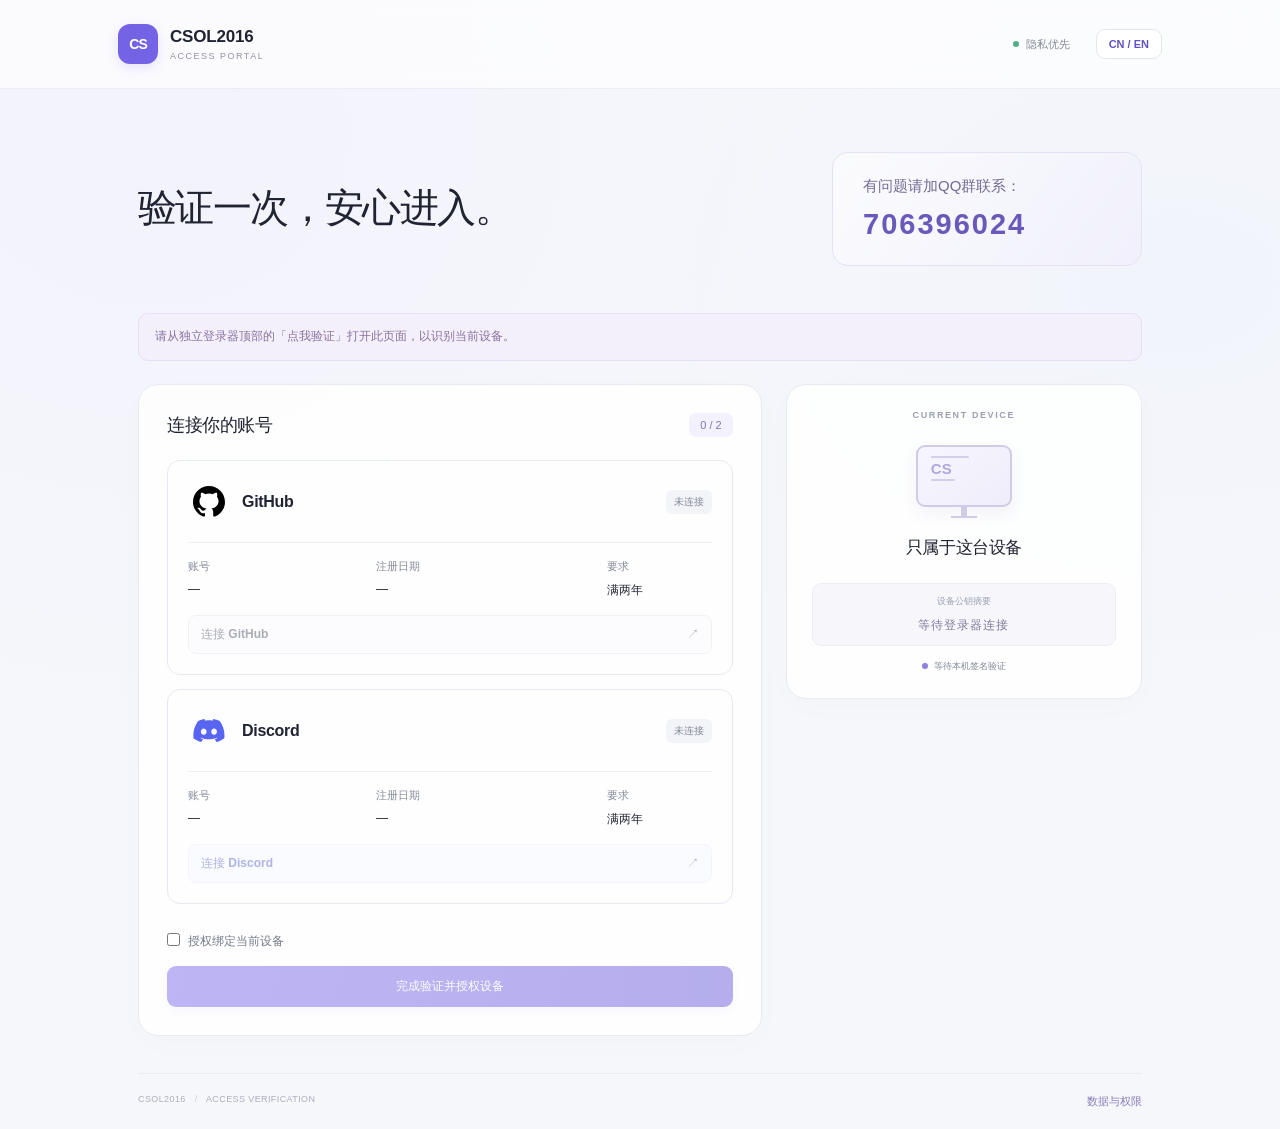
<file: index.html>
<!doctype html>
<html lang="zh-CN">
<head>
  <meta charset="utf-8"><meta name="viewport" content="width=device-width,initial-scale=1">
  <meta name="referrer" content="no-referrer">
  <meta http-equiv="Content-Security-Policy" content="default-src 'self'; script-src 'self'; style-src 'self'; img-src 'self'; connect-src https://*.supabase.co; object-src 'none'; base-uri 'none'; form-action 'none'">
  <meta name="description" content="CSOL2016 独立登录器 · 账号年限与设备授权验证">
  <title>CSOL2016 · Access Verification</title>
  <link rel="stylesheet" href="styles.css?v=4"><script src="config.js" defer></script><script src="app.js?v=4" defer></script>
</head>
<body>
  <header class="topbar"><div class="navwrap">
    <a class="brand" href="./" aria-label="CSOL2016 验证首页"><span class="monogram">CS</span><span>CSOL2016<span class="brand-caption" data-i18n="portal">ACCESS PORTAL</span></span></a>
    <div class="navend"><span id="role-badge" class="role-badge" hidden></span><span class="private-label"><span class="tiny-dot"></span><span data-i18n="private">隐私优先</span></span><button id="language" class="language" aria-label="Switch language">CN <span>/ EN</span></button></div>
  </div></header>
  <main>
    <div class="hero">
    <h1 data-i18n="title">验证一次，安心进入。</h1>
    <aside class="support-card"><p data-i18n="supportContact">有问题请加QQ群联系：</p><strong>706396024</strong></aside></div>
    <div id="notice" class="notice" role="status" aria-live="polite" hidden></div>
    <div class="workspace">
      <section class="verification-card" aria-labelledby="verification-heading">
        <div class="section-top"><div><h2 id="verification-heading" data-i18n="connect">连接你的账号</h2></div><span class="step" id="progress">0 / 2</span></div>
        <article class="provider" id="github-card">
          <div class="provider-head"><div class="provider-brand"><div class="icon-wrap"><img src="assets/github.svg" width="32" height="32" alt="GitHub 官方标志"></div><div><h3>GitHub</h3></div></div><span id="github-badge" class="badge" data-i18n="notConnected">未连接</span></div>
          <div class="provider-detail"><div><span data-i18n="account">账号</span><strong id="github-login">—</strong></div><div><span data-i18n="createdAt">注册日期</span><strong id="github-date">—</strong></div><div><span data-i18n="requirement">要求</span><strong data-i18n="twoYears">满两年</strong></div></div>
          <p id="github-result" class="provider-result"></p>
          <button id="github-connect" class="connect-button"><span data-i18n="connectGithub">连接 GitHub</span><span aria-hidden="true">↗</span></button>
        </article>
        <article class="provider" id="discord-card">
          <div class="provider-head"><div class="provider-brand"><div class="icon-wrap"><img src="assets/discord.svg" width="32" height="25" alt="Discord 官方标志"></div><div><h3>Discord</h3></div></div><span id="discord-badge" class="badge" data-i18n="notConnected">未连接</span></div>
          <div class="provider-detail"><div><span data-i18n="account">账号</span><strong id="discord-login">—</strong></div><div><span data-i18n="createdAt">注册日期</span><strong id="discord-date">—</strong></div><div><span data-i18n="requirement">要求</span><strong data-i18n="twoYears">满两年</strong></div></div>
          <p id="discord-result" class="provider-result"></p>
          <button id="discord-connect" class="connect-button discord-connect"><span data-i18n="connectDiscord">连接 Discord</span><span aria-hidden="true">↗</span></button>
        </article>
        <div class="finalize"><label id="consent-wrap"><input type="checkbox" id="consent"><span data-i18n="consent">授权绑定当前设备</span></label><button id="complete" class="primary" disabled data-i18n="complete">完成验证并授权设备</button></div>
      </section>
      <aside class="side">
        <section class="device-card"><div class="side-eyebrow" data-i18n="thisDevice">CURRENT DEVICE</div><div class="device-illustration" aria-hidden="true"><div class="screen"><div class="screen-line"></div><span>CS</span><div class="screen-line short"></div></div><div class="stand"></div></div><h2 data-i18n="deviceTitle">只属于这台设备</h2><div class="fingerprint"><span data-i18n="deviceFingerprint">设备公钥摘要</span><code id="device-id">等待登录器连接</code></div><div class="device-status"><span class="tiny-dot"></span><span id="device-status" data-i18n="devicePending">等待本机签名验证</span></div></section>
        
        
      </aside>
    </div>
    <section id="admin-panel" class="admin-panel" hidden aria-labelledby="admin-title">
      <div class="section-top"><div><div class="side-eyebrow">ACCESS MANAGEMENT</div><h2 id="admin-title" data-i18n="adminTitle">授权管理</h2></div><button id="admin-refresh" class="secondary" data-i18n="refresh">刷新</button></div>
      <div class="admin-form"><label><span data-i18n="codeLabel">备注</span><input id="code-label" maxlength="80" placeholder="例如：朋友的设备"></label><label class="days"><span data-i18n="days">兑换有效期（天）</span><input id="code-days" type="number" min="1" max="365" value="30"></label><button id="create-code" class="primary" data-i18n="createCode">生成授权码</button></div>
      <div id="new-code-wrap" class="new-code" hidden><span data-i18n="saveCode">一次性授权码</span><div><code id="new-code"></code><button id="copy-code" class="secondary" data-i18n="copy">复制</button></div></div>
      <h3 class="table-title" data-i18n="codesTitle">最近授权码</h3><div class="table-scroll"><table><thead><tr><th data-i18n="codeLabel">备注</th><th data-i18n="status">状态</th><th data-i18n="expiresAt">兑换截止</th><th data-i18n="actions">操作</th></tr></thead><tbody id="codes-list"></tbody></table></div>
      <h3 class="table-title" data-i18n="bansTitle">设备封禁</h3><div class="table-scroll"><table><thead><tr><th data-i18n="deviceFingerprint">设备公钥摘要</th><th data-i18n="status">状态</th><th data-i18n="actions">操作</th></tr></thead><tbody id="bans-list"></tbody></table></div>
      <h3 class="table-title" data-i18n="grantsTitle">最近设备授权</h3><div class="table-scroll"><table><thead><tr><th data-i18n="type">类型</th><th data-i18n="deviceFingerprint">设备公钥摘要</th><th data-i18n="status">状态</th><th data-i18n="actions">操作</th></tr></thead><tbody id="grants-list"></tbody></table></div>
    </section>
    <footer><span>CSOL2016 <span class="footer-separator">/</span> ACCESS VERIFICATION</span><button id="privacy-open" class="text-button" data-i18n="privacyDetails">数据与权限</button></footer>
  </main>
  <dialog id="privacy-dialog"><button id="privacy-close" class="dialog-close" aria-label="关闭">×</button><div class="side-eyebrow">PRIVACY & PERMISSIONS</div><h2 data-i18n="privacyHeading">仅收集验证所必需的信息</h2><p data-i18n="privacyBody">我们保存账号固定 ID、公开用户名、账号创建日期，以及设备公钥和摘要。GitHub 不申请额外权限，Discord 仅申请 identify。OAuth 令牌只用于当次核验，不持久保存。未兑换的授权码仅存服务端加盐摘要；兑换或撤销后销毁摘要，仅保留非秘密审计记录。短期防滥用限流使用不可逆网络地址摘要，不保存原始地址。设备私钥留在 Windows 密钥存储中，优先使用 TPM。验证会话 30 天过期，网页会话 30 分钟过期；授权和账号绑定保留至管理员撤销或处理删除请求。设备签名同时覆盖登录器版本与 SHA-256；非官方改动被检测后会封禁该设备密钥。管理员可查看、撤销授权和解除封禁，但无法读取你的游戏密码。</p><p data-i18n="privacyBoundary">此验证仅约束独立登录器；不修改游戏或服务器，不能阻止被修改的程序或直接运行原生客户端。</p></dialog>
</body>
</html>
</file>
<file: styles.css>
:root{font-family:Inter,-apple-system,BlinkMacSystemFont,"Segoe UI","Microsoft YaHei UI",sans-serif;color:#202332;background:#f6f7fb;font-synthesis:none;font-size:14px;--purple:#6d5ce7;--muted:#818797;--line:#eaecf3}
*{box-sizing:border-box}body{margin:0;background:radial-gradient(ellipse at 12% 12%,#eeecff70,transparent 45%),radial-gradient(ellipse at 92% 25%,#e9effb60,transparent 36%);min-height:100vh}button,input{font:inherit}button,a,input{ -webkit-tap-highlight-color:transparent}button{cursor:pointer}button:disabled{cursor:not-allowed;opacity:.48}button:focus-visible,a:focus-visible,input:focus-visible{outline:3px solid #9283eb;outline-offset:4px}a{color:inherit;text-decoration:none}[hidden]{display:none!important}.topbar{background:#ffffffa8;backdrop-filter:blur(22px);border-bottom:1px solid #e5e7f0b0}.navwrap{max-width:1100px;margin:auto;display:flex;justify-content:space-between;align-items:center;height:88px;padding:0 28px}.brand{display:flex;align-items:center;gap:12px;font-size:17px;font-weight:650;letter-spacing:-.2px}.monogram{width:40px;height:40px;display:grid;place-items:center;border-radius:12px;background:#7563e5;color:white;font-size:14px;letter-spacing:-1px;box-shadow:0 4px 12px #7261e22a}.brand-caption{display:block;color:#9094a4;font-size:9px;letter-spacing:1.5px;font-weight:500;margin-top:4px}.navend{display:flex;align-items:center;gap:26px}.private-label{color:#868c9b;font-size:11px;display:flex;align-items:center;gap:7px}.tiny-dot{display:inline-block;width:6px;height:6px;border-radius:50%;background:#8f80de;flex:none}.private-label .tiny-dot{background:#52ab8a}.language{background:#fff;border:1px solid #e4e6ee;border-radius:9px;padding:8px 12px;color:#6252c5;font-size:11px;font-weight:600}.language span{color:#8c91a0;font-weight:400}main{max-width:1060px;margin:0 auto;padding:47px 28px 20px}.eyebrow{display:flex;gap:8px;align-items:center;font-size:10px;letter-spacing:1.8px;color:#8273bc;font-weight:600;margin-bottom:16px}h1{font-size:39px;letter-spacing:-1.6px;font-weight:680;line-height:1.3;margin:0 0 15px}h2{margin:0;font-size:18px;font-weight:650;letter-spacing:-.4px}h3{margin:0;font-weight:650}.intro{margin:0 0 33px;font-size:13px;line-height:1.9;color:#7c8394}.workspace{display:grid;grid-template-columns:minmax(0,1.75fr) minmax(250px,1fr);gap:24px;align-items:start}.verification-card,.device-card,.admin-panel{background:#ffffffdd;border:1px solid #e8eaf2;border-radius:20px;box-shadow:0 8px 32px #28325504}.verification-card{padding:28px}.section-top{display:flex;align-items:flex-start;justify-content:space-between;gap:14px;margin-bottom:23px}.section-top p{margin:7px 0 0;font-size:11px;color:#89909f;line-height:1.7}.step{font-size:11px;padding:6px 11px;border-radius:7px;background:#f3f1fd;color:#8175b6;white-space:nowrap}.provider{border:1px solid #e7e9f1;border-radius:13px;padding:20px;margin-bottom:14px;transition:border-color .2s,background .2s}.provider.eligible{border-color:#dbece5;background:#fdfffe}.provider.failed{border-color:#f2dfcc}.provider-head{display:flex;align-items:center;justify-content:space-between;gap:8px}.provider-brand{display:flex;align-items:center;gap:12px}.icon-wrap{height:42px;width:42px;display:flex;align-items:center;justify-content:center;flex:none}.icon-wrap img{object-fit:contain}.provider-brand h3{font-size:16px;letter-spacing:-.3px}.provider-brand p{font-size:10px;color:#9499a8;margin:5px 0 0}.badge{color:#969baa;background:#f3f4f8;padding:5px 8px;border-radius:6px;font-size:10px;white-space:nowrap}.badge.ok{color:#43856c;background:#eef8f2}.badge.fail{color:#b28b56;background:#fbf5ec}.provider-detail{display:grid;grid-template-columns:1fr 1.25fr .6fr;gap:14px;margin:19px 0 0;padding-top:16px;border-top:1px solid #eef0f5}.provider-detail span{display:block;font-size:10px;color:#9ba0ae;margin-bottom:8px}.provider-detail strong{font-size:11px;font-weight:500;display:block;overflow-wrap:anywhere}.provider-result{font-size:10px;color:#827c9c;line-height:1.7;margin:11px 0 0;min-height:0}.provider-result:empty{display:none}.connect-button{width:100%;display:flex;align-items:center;justify-content:space-between;margin-top:16px;border:1px solid #e1e3ed;background:#fafbfe;color:#52566a;border-radius:8px;padding:10px 12px;font-size:11px;font-weight:550;transition:background .2s}.connect-button:hover:not(:disabled){background:#f1f0fa}.discord-connect{color:#5865cd;background:#f7f8ff;border-color:#e6e8fb}.finalize{margin-top:24px;padding-top:3px}.finalize label{display:flex;align-items:flex-start;gap:8px;color:#8a8f9f;font-size:10px;line-height:1.7;cursor:pointer;margin-bottom:15px}input[type=checkbox]{accent-color:var(--purple);margin:2px 0 0;flex:none}.primary{border:0;color:white;background:linear-gradient(100deg,#7967eb,#6757d9);border-radius:9px;padding:12px 20px;font-size:12px;font-weight:550;box-shadow:0 4px 10px #7662de18}.primary:hover:not(:disabled){filter:brightness(1.045)}.finalize>.primary{width:100%}.footnote{text-align:center;color:#a1a5b2;font-size:10px;margin:12px 0 0}.side{display:flex;flex-direction:column;gap:19px}.device-card{padding:25px;text-align:center}.side-eyebrow{font-size:9px;color:#9ba0af;letter-spacing:1.6px;font-weight:550}.device-illustration{width:96px;margin:25px auto 18px}.screen{height:62px;width:96px;border:2px solid #cfcbe8;border-radius:9px;background:linear-gradient(140deg,#f7f6ff,#efedf9);padding:9px 13px;text-align:left;box-shadow:0 7px 16px #8777c516}.screen span{font-weight:700;font-size:15px;color:#b2a6df;display:block;margin:2px 0}.screen-line{height:2px;width:38px;background:#d5cee9;border-radius:2px}.screen-line.short{width:24px}.stand{height:11px;width:26px;border-bottom:2px solid #d1cce4;margin:auto;background:linear-gradient(90deg,transparent 10px,#d1cce4 10px,#d1cce4 16px,transparent 16px)}.device-card h2{font-size:17px}.device-card>p{font-size:11px;line-height:1.9;color:#9398a6;margin:11px 0 21px}.fingerprint{background:#f7f7fb;border:1px solid #eeedf5;border-radius:9px;padding:11px}.fingerprint span{font-size:9px;color:#9ba0af;display:block;margin-bottom:8px}.fingerprint code{font-family:"SFMono-Regular",Consolas,monospace;font-size:12px;color:#82789c;letter-spacing:1px}.device-status{display:flex;gap:6px;justify-content:center;align-items:center;font-size:9px;color:#9ca0af;margin-top:14px}.privacy-card{padding:3px 8px}.privacy-card h3,.code-tip h3{font-size:12px;letter-spacing:-.2px}.privacy-card ul{list-style:none;padding:0;margin:15px 0}.privacy-card li{display:flex;gap:7px;font-size:10px;color:#959aa8;line-height:2.3}.privacy-card li:before{content:"✓";color:#aba1d0;flex:none}.text-button{border:none;background:none;padding:0;color:#8a7db6;font-size:10px}.code-tip{background:#efedf855;border:1px solid #e9e5f4;border-radius:13px;padding:18px}.label-pill{display:inline-block;font-size:9px;color:#9a8eb9;margin-bottom:10px}.code-tip p{font-size:10px;line-height:1.9;color:#9690a7;margin:9px 0 0}.notice{border:1px solid #e6dff5;background:#f3effb;color:#88739e;border-radius:10px;padding:12px 16px;font-size:12px;line-height:1.8;margin:0 0 23px}.notice.success{color:#47836d;background:#eef8f2;border-color:#dceee4}.notice.error{color:#a87563;background:#fff7f3;border-color:#f2e0d6}.admin-panel{margin-top:25px;padding:28px}.admin-panel .side-eyebrow{margin-bottom:10px}.secondary{border:1px solid #e4e5ed;border-radius:8px;background:#fff;padding:8px 13px;font-size:11px;color:#726981}.admin-form{display:flex;gap:14px;align-items:flex-end}.admin-form label{flex:1;font-size:11px;color:#8d90a0}.admin-form label.days{flex:0 0 145px}.admin-form label span{display:block;margin-bottom:8px}.admin-form input{width:100%;padding:11px;border:1px solid #e4e5ef;border-radius:8px;background:#fcfcfe;color:#5d5f70}.admin-form .primary{flex:none}.new-code{margin:20px 0;border-radius:10px;padding:16px;background:#f5f2fd;color:#9080aa;font-size:11px;line-height:1.7}.new-code>div{display:flex;gap:10px;align-items:center;justify-content:space-between;margin-top:12px}.new-code code{font-size:14px;color:#685893;word-break:break-all}.table-title{font-size:13px;margin:25px 0 13px;color:#656272}.table-scroll{overflow-x:auto}table{width:100%;border-collapse:collapse;text-align:left;font-size:11px}th{color:#9893a5;font-weight:500;background:#f9f8fc}td,th{padding:11px 12px;border-bottom:1px solid #eeecf3;white-space:nowrap}td{color:#7d7888}td .secondary{padding:5px 10px;color:#ad847c}.empty-row{text-align:center;color:#aaa5b5}footer{display:flex;justify-content:space-between;gap:20px;border-top:1px solid #e9eaf2;margin-top:37px;padding:20px 0 0;color:#abaebc;font-size:9px;letter-spacing:.4px}.footer-separator{padding:0 6px;color:#c8c9d3}dialog{border:1px solid #e6e3ef;border-radius:20px;max-width:600px;padding:36px;color:#5d596b;box-shadow:0 25px 100px #28203920}dialog::backdrop{background:#27203355;backdrop-filter:blur(5px)}dialog h2{margin:14px 0 20px}dialog p{font-size:12px;line-height:2;color:#8a8297}dialog .side-eyebrow{color:#a098b1}.dialog-close{position:absolute;right:17px;top:12px;font-size:25px;color:#9b91a8;border:0;background:transparent}
@media(max-width:760px){.navwrap{height:75px;padding:0 23px}main{padding:33px 22px 20px}h1{font-size:32px}.workspace{grid-template-columns:1fr}.side{display:grid;grid-template-columns:1fr 1fr;gap:20px}.device-card{grid-row:span 2}.private-label{display:none}.verification-card{padding:23px}.brand{font-size:15px}.admin-form{flex-wrap:wrap}.admin-form .primary{width:100%}footer{font-size:8px;line-height:1.8}.new-code>div{flex-wrap:wrap}}
@media(max-width:450px){main{padding:28px 16px 16px}.navwrap{padding:0 19px}.eyebrow{font-size:8px;letter-spacing:1.1px}h1{font-size:28px}.intro{font-size:11px}.verification-card{padding:20px 16px}.section-top p{font-size:10px}.provider{padding:17px 14px}.provider-detail{gap:10px}.provider-brand p{font-size:9px}.provider-head{gap:4px}.badge{font-size:9px;padding:5px 6px}.provider-brand{gap:7px}.icon-wrap{width:37px}.side{grid-template-columns:1fr}.device-card{grid-row:auto}.privacy-card{padding:5px 9px}.admin-panel{padding:22px 16px}.admin-form{gap:12px}.admin-form label.days{flex-basis:126px}footer{flex-direction:column;gap:5px}.brand-caption{font-size:8px}.language{padding:7px 10px}}
.intro{white-space:pre-line}.provider-detail span{font-size:11px;color:#858b9a}.provider-detail strong{font-size:12px}.connect-button{font-size:12px}.provider-brand p{font-size:11px;color:#858b9a}.section-top p,.device-card>p{color:#7b8191}.privacy-card li,.code-tip p{font-size:11px;color:#7d8191}.provider-result{font-size:11px}.finalize label{font-size:11px;color:#747b8b}.badge{color:#818898}.device-status{color:#818898}
@media(prefers-reduced-motion:reduce){*{transition:none!important}}

.hero{display:flex;align-items:center;justify-content:space-between;gap:30px;margin-bottom:32px;min-height:145px}.hero h1{margin:0}.support-card{min-width:310px;padding:24px 30px;border:1px solid #e6e2f5;border-radius:16px;background:linear-gradient(125deg,#fff9,#f0edfc99)}.support-card p{font-size:15px;font-weight:500;color:#736b91;margin:0 0 12px}.support-card strong{font-size:29px;letter-spacing:2px;color:#6a59bb;font-weight:600}.device-card .fingerprint{margin-top:24px}.finalize label{font-size:12px}.side{display:block}footer .text-button{font-size:11px}@media(max-width:760px){.hero{align-items:flex-start;gap:20px}.support-card{min-width:0;padding:18px}.support-card p{font-size:12px}.support-card strong{font-size:22px}}@media(max-width:550px){.hero{flex-direction:column;gap:18px;min-height:0}.support-card{width:100%;display:flex;align-items:center;justify-content:space-between;gap:12px}.support-card p{margin:0}.support-card strong{font-size:22px}}

.role-badge{display:inline-flex;align-items:center;justify-content:center;width:24px;height:24px;border:1px solid #e5e3f4;border-radius:7px;background:#f4f2fc;color:#7b71a3;font:600 11px ui-monospace,monospace}.role-badge[hidden]{display:none}
</file>
